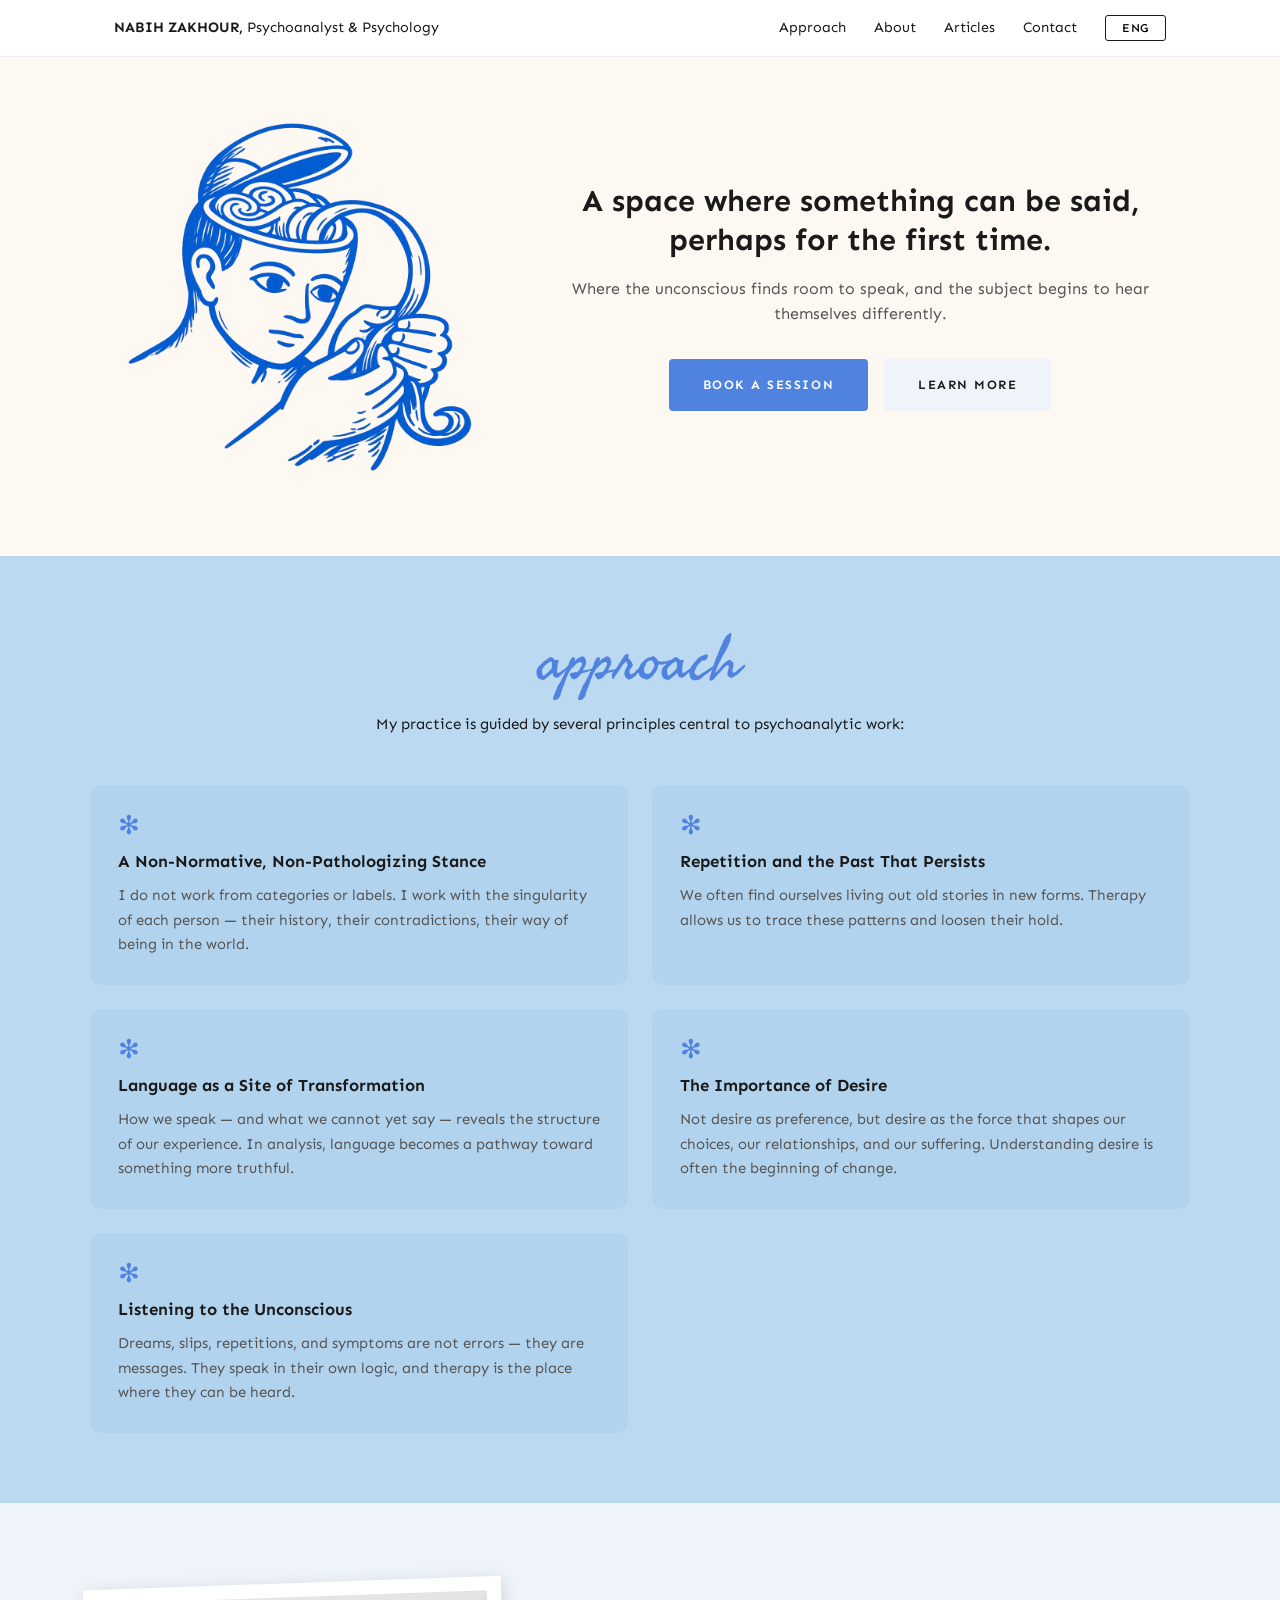
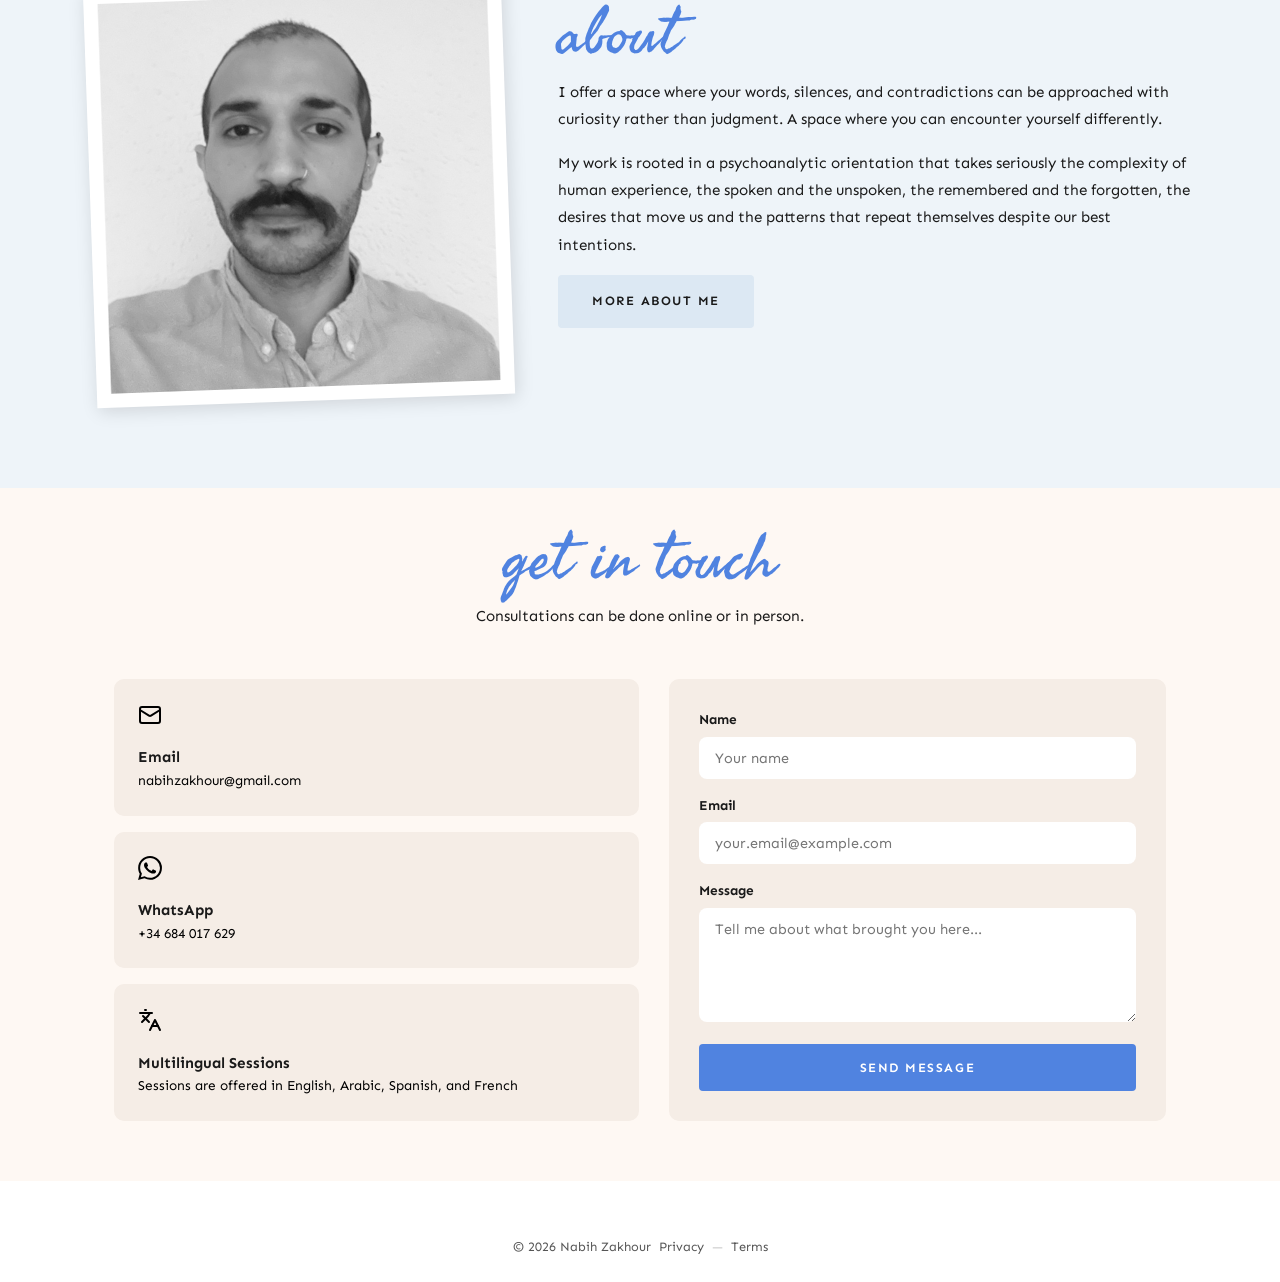
<file: index.html>
<!doctype html>
<html lang="en">
    <head>
        <meta charset="UTF-8" />
        <meta name="viewport" content="width=device-width, initial-scale=1.0" />
        <title>Nabih Zakhour — Psychoanalyst & Psychology</title>
        <meta
            name="description"
            content="A space where something can be said, perhaps for the first time. Psychoanalytic practice by Nabih Zakhour in Barcelona, Spain."
        />
        <link rel="preconnect" href="https://fonts.googleapis.com" />
        <link rel="preconnect" href="https://fonts.gstatic.com" crossorigin />
        <link
            href="https://fonts.googleapis.com/css2?family=Seaweed+Script&family=Sen:wght@400;500;600;700;800&display=swap"
            rel="stylesheet"
        />
        <link rel="icon" type="image/png" sizes="32x32" href="assets/images/favicon-32x32.png" />
        <link rel="apple-touch-icon" sizes="180x180" href="assets/images/apple-touch-icon.png" />
        <link rel="stylesheet" href="css/style.css" />
    </head>
    <body>
        <!-- Header -->
        <header class="header" id="header">
            <div class="header__inner">
                <a href="#" class="header__logo">
                    <span class="header__name">NABIH ZAKHOUR,</span>
                    Psychoanalyst &amp; Psychology
                </a>
                <button
                    class="header__menu-toggle"
                    aria-label="Toggle menu"
                    aria-expanded="false"
                >
                    <span></span><span></span><span></span>
                </button>
                <nav class="header__nav" id="main-nav">
                    <a href="#approach" class="header__nav-link">Approach</a>
                    <a href="about.html" class="header__nav-link">About</a>
                    <a href="articles.html" class="header__nav-link">Articles</a>
                    <a href="#contact" class="header__nav-link">Contact</a>
                    <button class="header__lang-btn">ENG</button>
                </nav>
            </div>
        </header>

        <!-- Hero Section -->
        <section class="hero" id="hero">
            <div class="hero__inner">
                <div class="hero__illustration">
                    <!-- Replace with actual illustration -->
                    <img
                        src="assets/images/hero-illustration.png"
                        alt="Illustration of a person"
                        class="hero__illustration-img"
                    />
                </div>
                <div class="hero__content">
                    <h1 class="hero__title">
                        A space where something can be said, perhaps for the
                        first time.
                    </h1>
                    <p class="hero__subtitle">
                        Where the unconscious finds room to speak, and the
                        subject begins to hear themselves differently.
                    </p>
                    <div class="hero__buttons">
                        <a href="#contact" class="btn btn--primary"
                            >BOOK A SESSION</a
                        >
                        <a href="#approach" class="btn btn--light"
                            >LEARN MORE</a
                        >
                    </div>
                </div>
            </div>
        </section>

        <!-- Approach Section -->
        <section class="approach" id="approach">
            <div class="approach__inner">
                <h2 class="approach__title">approach</h2>

                <p class="approach__intro">
                    My practice is guided by several principles central to
                    psychoanalytic work:
                </p>

                <div class="approach__principles">
                    <div class="approach__principle">
                        <span class="approach__marker">✻</span>
                        <h3>A Non-Normative, Non-Pathologizing Stance</h3>
                        <p>
                            I do not work from categories or labels. I work with
                            the singularity of each person — their history,
                            their contradictions, their way of being in the
                            world.
                        </p>
                    </div>

                    <div class="approach__principle">
                        <span class="approach__marker">✻</span>
                        <h3>Repetition and the Past That Persists</h3>
                        <p>
                            We often find ourselves living out old stories in
                            new forms. Therapy allows us to trace these patterns
                            and loosen their hold.
                        </p>
                    </div>

                    <div class="approach__principle">
                        <span class="approach__marker">✻</span>
                        <h3>Language as a Site of Transformation</h3>
                        <p>
                            How we speak — and what we cannot yet say — reveals
                            the structure of our experience. In analysis,
                            language becomes a pathway toward something more
                            truthful.
                        </p>
                    </div>

                    <div class="approach__principle">
                        <span class="approach__marker">✻</span>
                        <h3>The Importance of Desire</h3>
                        <p>
                            Not desire as preference, but desire as the force
                            that shapes our choices, our relationships, and our
                            suffering. Understanding desire is often the
                            beginning of change.
                        </p>
                    </div>

                    <div class="approach__principle">
                        <span class="approach__marker">✻</span>
                        <h3>Listening to the Unconscious</h3>
                        <p>
                            Dreams, slips, repetitions, and symptoms are not
                            errors — they are messages. They speak in their own
                            logic, and therapy is the place where they can be
                            heard.
                        </p>
                    </div>
                </div>
            </div>
        </section>

        <!-- About Section -->
        <section class="about" id="about">
            <div class="about__inner">
                <div class="about__image-wrapper">
                    <div class="about__photo-frame">
                        <img
                            src="assets/images/portrait.jpg"
                            alt="Nabih Zakhour"
                            class="about__portrait"
                        />
                    </div>
                </div>
                <div class="about__content">
                    <span class="about__label">about</span>
                    <p>
                        I offer a space where your words, silences, and
                        contradictions can be approached with curiosity rather
                        than judgment. A space where you can encounter yourself
                        differently.
                    </p>

                    <p>
                        My work is rooted in a psychoanalytic orientation that
                        takes seriously the complexity of human experience, the
                        spoken and the unspoken, the remembered and the
                        forgotten, the desires that move us and the patterns
                        that repeat themselves despite our best intentions.
                    </p>
                    <a href="about.html" class="btn btn--soft">MORE ABOUT ME</a>
                </div>
            </div>
        </section>

        <!-- Contact Section -->
        <section class="contact contact--about" id="contact">
            <div class="contact__banner">
                <h2 class="contact__title">get in touch</h2>
                <p class="contact__subtitle">
                    Consultations can be done online or in person.
                </p>
            </div>
            <div class="get-in-touch__grid">
                <div class="get-in-touch__info">
                    <div class="get-in-touch__card">
                        <span class="get-in-touch__icon"><svg xmlns="http://www.w3.org/2000/svg" width="24" height="24" viewBox="0 0 24 24" fill="none" stroke="currentColor" stroke-width="2" stroke-linecap="round" stroke-linejoin="round"><rect width="20" height="16" x="2" y="4" rx="2"></rect><path d="m22 7-8.97 5.7a1.94 1.94 0 0 1-2.06 0L2 7"></path></svg></span>
                        <strong>Email</strong>
                        <a href="mailto:nabihzakhour@gmail.com"
                            >nabihzakhour@gmail.com</a
                        >
                    </div>
                    <div class="get-in-touch__card">
                        <span class="get-in-touch__icon"><svg viewBox="0 0 24 24" fill="currentColor" width="24" height="24" xmlns="http://www.w3.org/2000/svg"><path d="M17.472 14.382c-.297-.149-1.758-.867-2.03-.967-.273-.099-.471-.148-.67.15-.197.297-.767.966-.94 1.164-.173.199-.347.223-.644.075-.297-.15-1.255-.463-2.39-1.475-.883-.788-1.48-1.761-1.653-2.059-.173-.297-.018-.458.13-.606.134-.133.298-.347.446-.52.149-.174.198-.298.298-.497.099-.198.05-.371-.025-.52-.075-.149-.669-1.612-.916-2.207-.242-.579-.487-.5-.669-.51-.173-.008-.371-.01-.57-.01-.198 0-.52.074-.792.372-.272.297-1.04 1.016-1.04 2.479 0 1.462 1.065 2.875 1.213 3.074.149.198 2.096 3.2 5.077 4.487.709.306 1.262.489 1.694.625.712.227 1.36.195 1.871.118.571-.085 1.758-.719 2.006-1.413.248-.694.248-1.289.173-1.413-.074-.124-.272-.198-.57-.347m-5.421 7.403h-.004a9.87 9.87 0 01-5.031-1.378l-.361-.214-3.741.982.998-3.648-.235-.374a9.86 9.86 0 01-1.51-5.26c.001-5.45 4.436-9.884 9.888-9.884 2.64 0 5.122 1.03 6.988 2.898a9.825 9.825 0 012.893 6.994c-.003 5.45-4.437 9.884-9.885 9.884m8.413-18.297A11.815 11.815 0 0012.05 0C5.495 0 .16 5.335.157 11.892c0 2.096.547 4.142 1.588 5.945L.057 24l6.305-1.654a11.882 11.882 0 005.683 1.448h.005c6.554 0 11.89-5.335 11.893-11.893a11.821 11.821 0 00-3.48-8.413Z"></path></svg></span>
                        <strong>WhatsApp</strong>
                        <a href="tel:+34566747476">+34 684 017 629</a>
                    </div>
                    <div class="get-in-touch__card">
                        <span class="get-in-touch__icon"><svg xmlns="http://www.w3.org/2000/svg" width="24" height="24" viewBox="0 0 24 24" fill="none" stroke="currentColor" stroke-width="2" stroke-linecap="round" stroke-linejoin="round"><path d="m5 8 6 6"></path><path d="m4 14 6-6 2-3"></path><path d="M2 5h12"></path><path d="M7 2h1"></path><path d="m22 22-5-10-5 10"></path><path d="M14 18h6"></path></svg></span>
                        <strong>Multilingual Sessions</strong>
                        <span
                            >Sessions are offered in English, Arabic, Spanish,
                            and French</span
                        >
                    </div>
                </div>
                <form class="get-in-touch__form" action="https://formspree.io/f/YOUR_FORM_ID" method="POST">
                    <label class="get-in-touch__form-label" for="git-name"
                        >Name</label
                    >
                    <input
                        class="get-in-touch__form-input"
                        type="text"
                        id="git-name"
                        name="name"
                        placeholder="Your name"
                        required
                    />
                    <label class="get-in-touch__form-label" for="git-email"
                        >Email</label
                    >
                    <input
                        class="get-in-touch__form-input"
                        type="email"
                        id="git-email"
                        name="email"
                        placeholder="your.email@example.com"
                        required
                    />
                    <label class="get-in-touch__form-label" for="git-message"
                        >Message</label
                    >
                    <textarea
                        class="get-in-touch__form-textarea"
                        id="git-message"
                        name="message"
                        rows="5"
                        placeholder="Tell me about what brought you here..."
                        required
                    ></textarea>
                    <button class="get-in-touch__form-btn" type="submit">
                        Send Message
                    </button>
                    <p class="get-in-touch__form-status" style="display:none;"></p>
                </form>
            </div>
        </section>

        <!-- Footer -->
        <footer class="footer">
                <div class="footer__bottom">
                    <span>&copy; 2026 Nabih Zakhour</span>
                    <a href="#">Privacy</a>
                    <span class="footer__sep">—</span>
                    <a href="#">Terms</a>
                </div>
            </div>
        </footer>

        <script src="js/main.js"></script>
    </body>
</html>
</file>
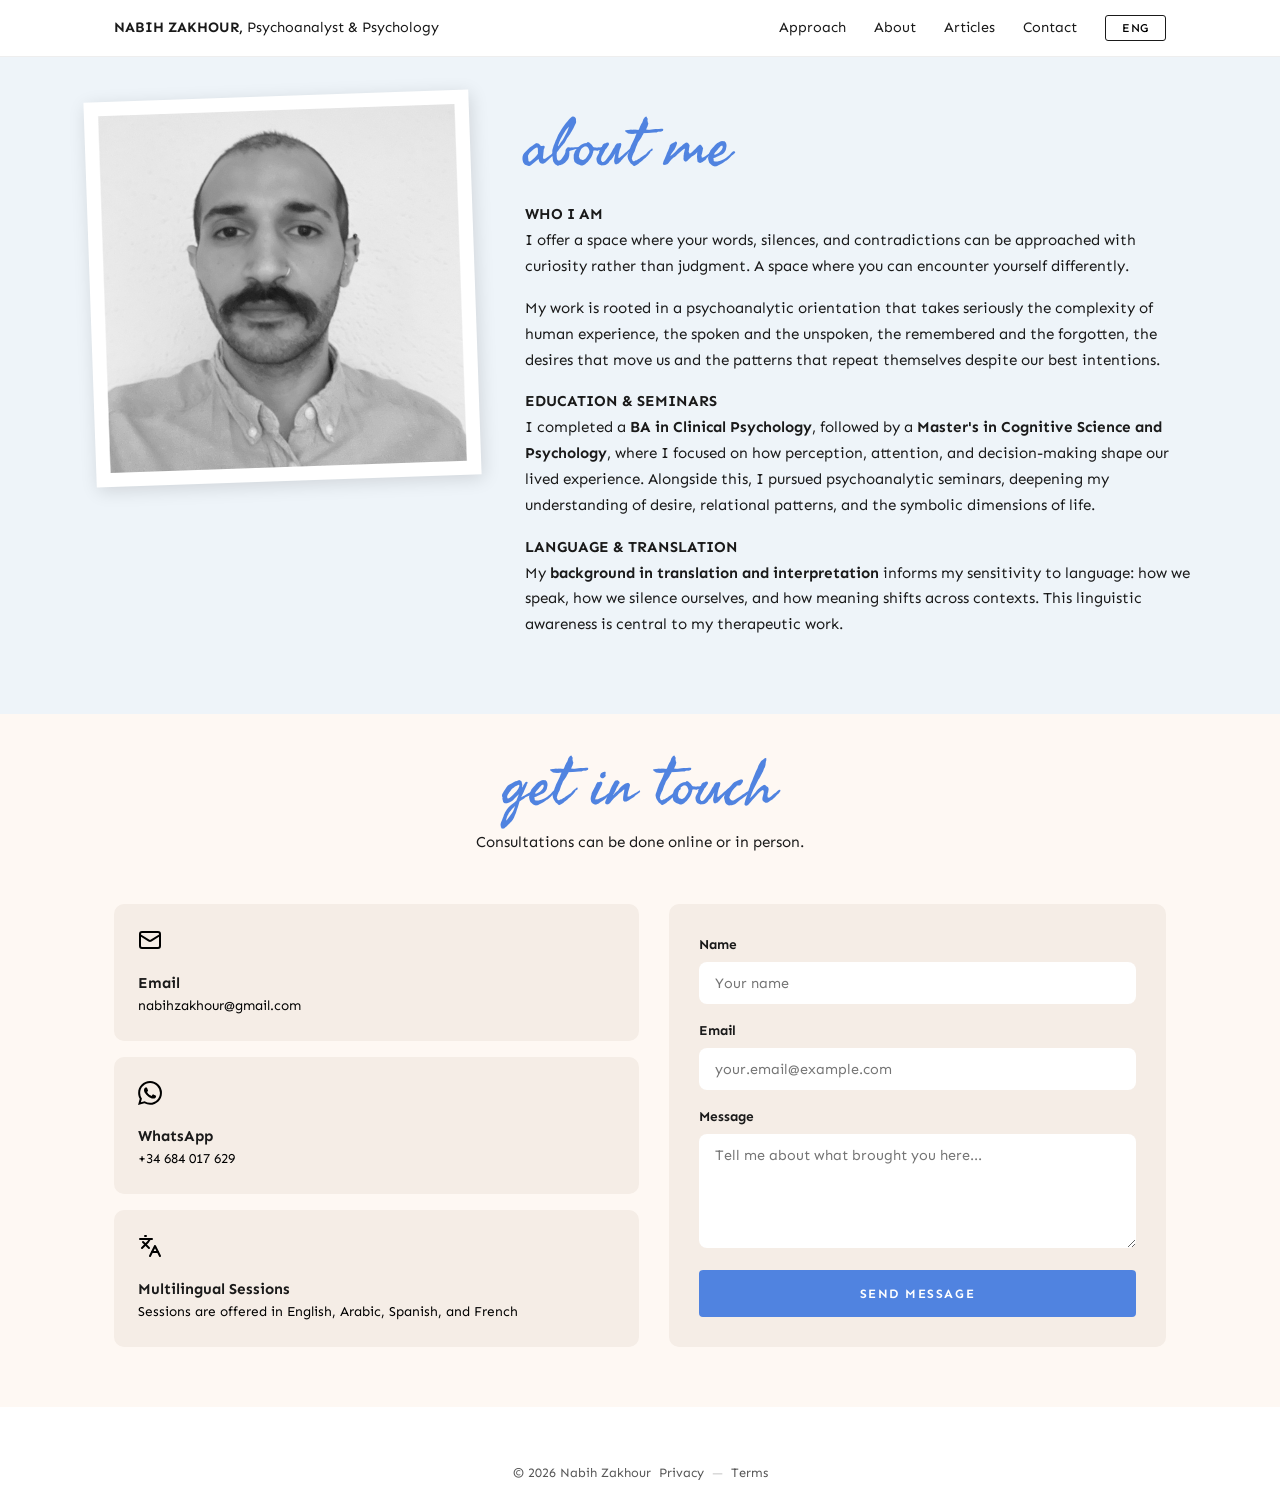
<file: about.html>
<!doctype html>
<html lang="en">
    <head>
        <meta charset="UTF-8" />
        <meta name="viewport" content="width=device-width, initial-scale=1.0" />
        <title>About — Nabih Zakhour</title>
        <meta
            name="description"
            content="Learn more about Nabih Zakhour — Psychoanalyst based in Barcelona, Spain."
        />
        <link rel="preconnect" href="https://fonts.googleapis.com" />
        <link rel="preconnect" href="https://fonts.gstatic.com" crossorigin />
        <link
            href="https://fonts.googleapis.com/css2?family=Seaweed+Script&family=Sen:wght@400;500;600;700;800&display=swap"
            rel="stylesheet"
        />
        <link rel="icon" type="image/png" sizes="32x32" href="assets/images/favicon-32x32.png" />
        <link rel="apple-touch-icon" sizes="180x180" href="assets/images/apple-touch-icon.png" />
        <link rel="stylesheet" href="css/style.css" />
    </head>
    <body>
        <!-- Header -->
        <header class="header" id="header">
            <div class="header__inner">
                <a href="index.html" class="header__logo">
                    <span class="header__name">NABIH ZAKHOUR,</span>
                    Psychoanalyst &amp; Psychology
                </a>
                <button
                    class="header__menu-toggle"
                    aria-label="Toggle menu"
                    aria-expanded="false"
                >
                    <span></span><span></span><span></span>
                </button>
                <nav class="header__nav" id="main-nav">
                    <a href="index.html#approach" class="header__nav-link"
                        >Approach</a
                    >
                    <a href="about.html" class="header__nav-link">About</a>
                    <a href="articles.html" class="header__nav-link"
                        >Articles</a
                    >
                    <a href="index.html#contact" class="header__nav-link"
                        >Contact</a
                    >
                    <button class="header__lang-btn">ENG</button>
                </nav>
            </div>
        </header>

        <!-- About Content -->
        <section class="about-page">
            <div class="about-page__inner">
                <div class="about-page__image-wrapper">
                    <div class="about__photo-frame">
                        <img
                            src="assets/images/portrait.jpg"
                            alt="Nabih Zakhour"
                            class="about__portrait"
                        />
                    </div>
                </div>
                <div class="about-page__content">
                    <h2 class="about-page__title">about me</h2>
                    <p>
                        <strong style="color: #1a1a1a">WHO I AM</strong><br />
                        I offer a space where your words, silences, and
                        contradictions can be approached with curiosity rather
                        than judgment. A space where you can encounter yourself
                        differently.
                    </p>

                    <p>
                        My work is rooted in a psychoanalytic orientation that
                        takes seriously the complexity of human experience, the
                        spoken and the unspoken, the remembered and the
                        forgotten, the desires that move us and the patterns
                        that repeat themselves despite our best intentions.
                    </p>

                    <p>
                        <strong style="color: #1a1a1a">EDUCATION & SEMINARS</strong><br />
                        I completed a
                        <strong>BA in Clinical Psychology</strong>, followed by
                        a
                        <strong
                            >Master's in Cognitive Science and
                            Psychology</strong
                        >, where I focused on how perception, attention, and
                        decision-making shape our lived experience. Alongside
                        this, I pursued psychoanalytic seminars, deepening my
                        understanding of desire, relational patterns, and the
                        symbolic dimensions of life.
                    </p>

                    <p>
                        <strong style="color: #1a1a1a">LANGUAGE & TRANSLATION</strong><br />
                        My
                        <strong
                            >background in translation and
                            interpretation</strong
                        >
                        informs my sensitivity to language: how we speak, how we
                        silence ourselves, and how meaning shifts across
                        contexts. This linguistic awareness is central to my
                        therapeutic work.
                    </p>
                        </div>
                    </div>
                </div>
            </div>
        </section>

        <!-- Get In Touch -->
        <section class="contact contact--about" id="contact">
            <div class="contact__banner">
                <h2 class="contact__title">get in touch</h2>
                    <p class="contact__subtitle">
                        Consultations can be done online or in person.
                    </p>
                </div>
                <div class="get-in-touch__grid">
                    <div class="get-in-touch__info">
                        <div class="get-in-touch__card">
                            <span class="get-in-touch__icon"><svg xmlns="http://www.w3.org/2000/svg" width="24" height="24" viewBox="0 0 24 24" fill="none" stroke="currentColor" stroke-width="2" stroke-linecap="round" stroke-linejoin="round"><rect width="20" height="16" x="2" y="4" rx="2"></rect><path d="m22 7-8.97 5.7a1.94 1.94 0 0 1-2.06 0L2 7"></path></svg></span>
                            <strong>Email</strong>
                            <a href="mailto:nabihzakhour@gmail.com"
                                >nabihzakhour@gmail.com</a
                            >
                        </div>
                        <div class="get-in-touch__card">
                            <span class="get-in-touch__icon"><svg viewBox="0 0 24 24" fill="currentColor" width="24" height="24" xmlns="http://www.w3.org/2000/svg"><path d="M17.472 14.382c-.297-.149-1.758-.867-2.03-.967-.273-.099-.471-.148-.67.15-.197.297-.767.966-.94 1.164-.173.199-.347.223-.644.075-.297-.15-1.255-.463-2.39-1.475-.883-.788-1.48-1.761-1.653-2.059-.173-.297-.018-.458.13-.606.134-.133.298-.347.446-.52.149-.174.198-.298.298-.497.099-.198.05-.371-.025-.52-.075-.149-.669-1.612-.916-2.207-.242-.579-.487-.5-.669-.51-.173-.008-.371-.01-.57-.01-.198 0-.52.074-.792.372-.272.297-1.04 1.016-1.04 2.479 0 1.462 1.065 2.875 1.213 3.074.149.198 2.096 3.2 5.077 4.487.709.306 1.262.489 1.694.625.712.227 1.36.195 1.871.118.571-.085 1.758-.719 2.006-1.413.248-.694.248-1.289.173-1.413-.074-.124-.272-.198-.57-.347m-5.421 7.403h-.004a9.87 9.87 0 01-5.031-1.378l-.361-.214-3.741.982.998-3.648-.235-.374a9.86 9.86 0 01-1.51-5.26c.001-5.45 4.436-9.884 9.888-9.884 2.64 0 5.122 1.03 6.988 2.898a9.825 9.825 0 012.893 6.994c-.003 5.45-4.437 9.884-9.885 9.884m8.413-18.297A11.815 11.815 0 0012.05 0C5.495 0 .16 5.335.157 11.892c0 2.096.547 4.142 1.588 5.945L.057 24l6.305-1.654a11.882 11.882 0 005.683 1.448h.005c6.554 0 11.89-5.335 11.893-11.893a11.821 11.821 0 00-3.48-8.413Z"></path></svg></span>
                            <strong>WhatsApp</strong>
                            <a href="tel:+34566747476">+34 684 017 629</a>
                        </div>
                        <div class="get-in-touch__card">
                            <span class="get-in-touch__icon"><svg xmlns="http://www.w3.org/2000/svg" width="24" height="24" viewBox="0 0 24 24" fill="none" stroke="currentColor" stroke-width="2" stroke-linecap="round" stroke-linejoin="round"><path d="m5 8 6 6"></path><path d="m4 14 6-6 2-3"></path><path d="M2 5h12"></path><path d="M7 2h1"></path><path d="m22 22-5-10-5 10"></path><path d="M14 18h6"></path></svg></span>
                            <strong>Multilingual Sessions</strong>
                            <span
                                >Sessions are offered in English,
                                Arabic, Spanish, and French</span
                            >
                        </div>
                    </div>
                    <form class="get-in-touch__form" action="https://formspree.io/f/YOUR_FORM_ID" method="POST">
                        <label class="get-in-touch__form-label" for="git-name"
                            >Name</label
                        >
                        <input
                            class="get-in-touch__form-input"
                            type="text"
                            id="git-name"
                            name="name"
                            placeholder="Your name"
                            required
                        />
                        <label class="get-in-touch__form-label" for="git-email"
                            >Email</label
                        >
                        <input
                            class="get-in-touch__form-input"
                            type="email"
                            id="git-email"
                            name="email"
                            placeholder="your.email@example.com"
                            required
                        />
                        <label
                            class="get-in-touch__form-label"
                            for="git-message"
                            >Message</label
                        >
                        <textarea
                            class="get-in-touch__form-textarea"
                            id="git-message"
                            name="message"
                            rows="5"
                            placeholder="Tell me about what brought you here..."
                            required
                        ></textarea>
                        <button class="get-in-touch__form-btn" type="submit">
                            Send Message
                        </button>
                        <p class="get-in-touch__form-status" style="display:none;"></p>
                    </form>
                </div>
            </div>
        </section>

        <!-- Footer -->
        <footer class="footer">
                <div class="footer__bottom">
                    <span>&copy; 2026 Nabih Zakhour</span>
                    <a href="#">Privacy</a>
                    <span class="footer__sep">—</span>
                    <a href="#">Terms</a>
                </div>
            </div>
        </footer>

        <script src="js/main.js"></script>
    </body>
</html>
</file>
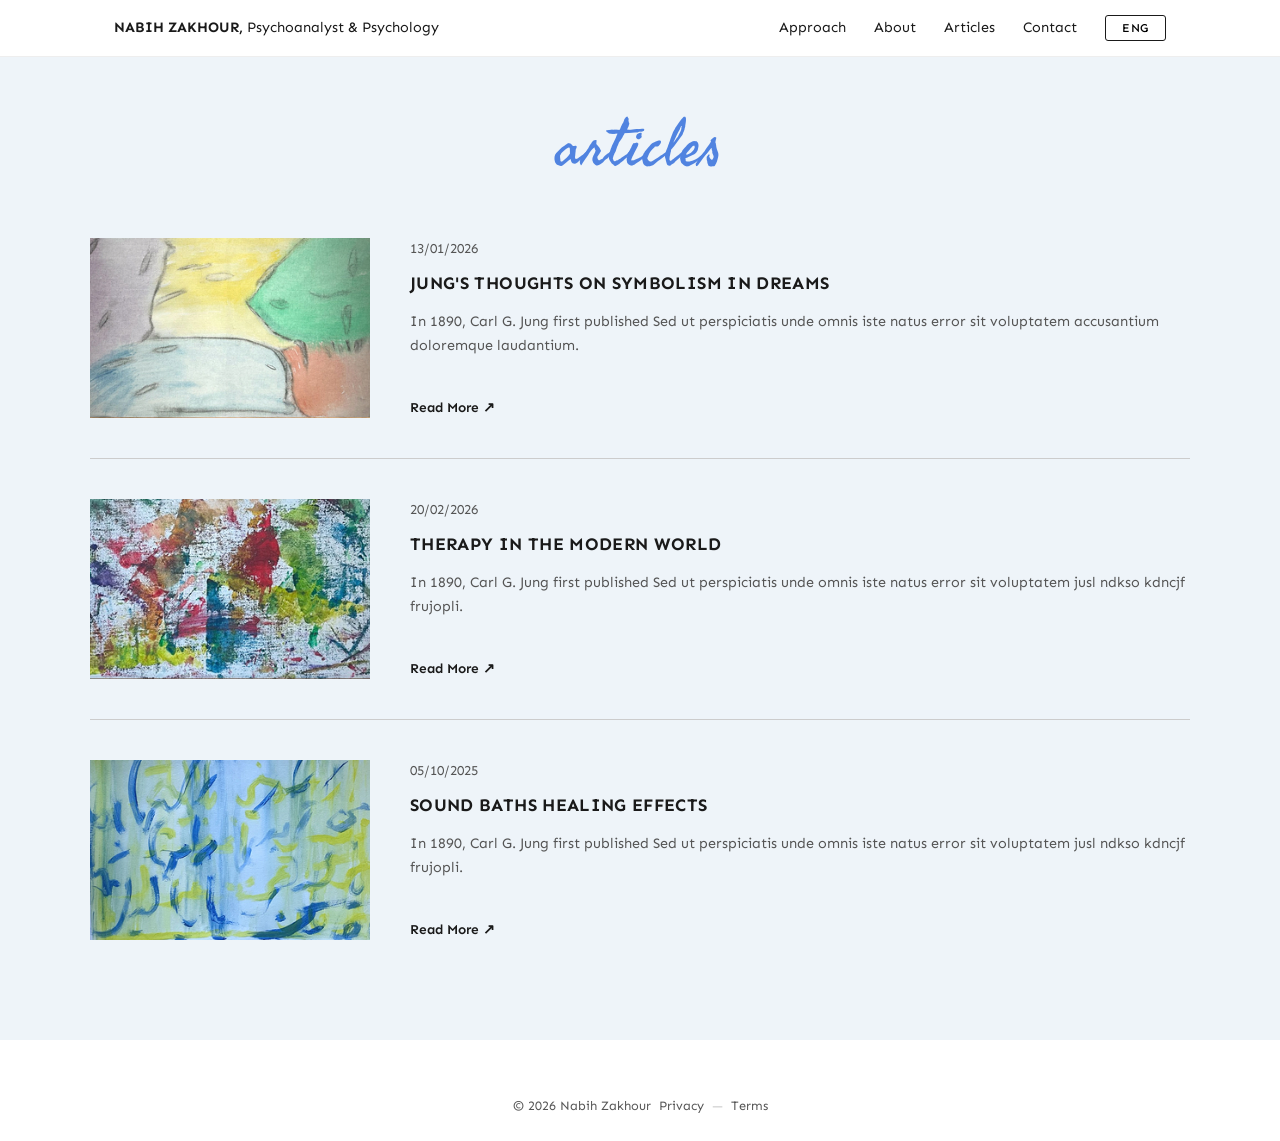
<file: articles.html>
<!doctype html>
<html lang="en">
    <head>
        <meta charset="UTF-8" />
        <meta name="viewport" content="width=device-width, initial-scale=1.0" />
        <title>Articles — Nabih Zakhour</title>
        <meta
            name="description"
            content="Articles and writings by Nabih Zakhour on psychoanalysis, psychology, and the human experience."
        />
        <link rel="preconnect" href="https://fonts.googleapis.com" />
        <link rel="preconnect" href="https://fonts.gstatic.com" crossorigin />
        <link
            href="https://fonts.googleapis.com/css2?family=Seaweed+Script&family=Sen:wght@400;500;600;700;800&display=swap"
            rel="stylesheet"
        />
        <link rel="icon" type="image/png" sizes="32x32" href="assets/images/favicon-32x32.png" />
        <link rel="apple-touch-icon" sizes="180x180" href="assets/images/apple-touch-icon.png" />
        <link rel="stylesheet" href="css/style.css" />
    </head>
    <body>
        <!-- Header -->
        <header class="header" id="header">
            <div class="header__inner">
                <a href="index.html" class="header__logo">
                    <span class="header__name">NABIH ZAKHOUR,</span>
                    Psychoanalyst &amp; Psychology
                </a>
                <button
                    class="header__menu-toggle"
                    aria-label="Toggle menu"
                    aria-expanded="false"
                >
                    <span></span><span></span><span></span>
                </button>
                <nav class="header__nav" id="main-nav">
                    <a href="index.html#approach" class="header__nav-link"
                        >Approach</a
                    >
                    <a href="about.html" class="header__nav-link">About</a>
                    <a href="articles.html" class="header__nav-link">Articles</a>
                    <a href="index.html#contact" class="header__nav-link"
                        >Contact</a
                    >
                    <button class="header__lang-btn">ENG</button>
                </nav>
            </div>
        </header>

        <!-- Articles Section -->
        <section class="articles-page" id="articles">
            <div class="articles-page__inner">
                <h2 class="articles-page__title">articles</h2>
                <div class="articles-page__list">
                    <article class="article-row">
                        <div class="article-row__image">
                            <img
                                src="assets/images/article_1.jpg"
                                alt="Jung's thoughts on symbolism in dreams"
                            />
                        </div>
                        <div class="article-row__content">
                            <span class="article-row__date">13/01/2026</span>
                            <h3 class="article-row__title">
                                JUNG'S THOUGHTS ON SYMBOLISM IN DREAMS
                            </h3>
                            <p class="article-row__excerpt">
                                In 1890, Carl G. Jung first published Sed ut
                                perspiciatis unde omnis iste natus error sit
                                voluptatem accusantium doloremque laudantium.
                            </p>
                            <a href="#" class="article-row__link">Read More ↗</a>
                        </div>
                    </article>

                    <article class="article-row">
                        <div class="article-row__image">
                            <img
                                src="assets/images/article_2.jpg"
                                alt="Therapy in the modern world"
                            />
                        </div>
                        <div class="article-row__content">
                            <span class="article-row__date">20/02/2026</span>
                            <h3 class="article-row__title">
                                THERAPY IN THE MODERN WORLD
                            </h3>
                            <p class="article-row__excerpt">
                                In 1890, Carl G. Jung first published Sed ut
                                perspiciatis unde omnis iste natus error sit
                                voluptatem jusl ndkso kdncjf frujopli.
                            </p>
                            <a href="#" class="article-row__link">Read More ↗</a>
                        </div>
                    </article>

                    <article class="article-row">
                        <div class="article-row__image">
                            <img
                                src="assets/images/article_3.jpg"
                                alt="Sound baths healing effects"
                            />
                        </div>
                        <div class="article-row__content">
                            <span class="article-row__date">05/10/2025</span>
                            <h3 class="article-row__title">
                                SOUND BATHS HEALING EFFECTS
                            </h3>
                            <p class="article-row__excerpt">
                                In 1890, Carl G. Jung first published Sed ut
                                perspiciatis unde omnis iste natus error sit
                                voluptatem jusl ndkso kdncjf frujopli.
                            </p>
                            <a href="#" class="article-row__link">Read More ↗</a>
                        </div>
                    </article>
                </div>
            </div>
        </section>

        <!-- Footer -->
        <footer class="footer">
                <div class="footer__bottom">
                    <span>&copy; 2026 Nabih Zakhour</span>
                    <a href="#">Privacy</a>
                    <span class="footer__sep">—</span>
                    <a href="#">Terms</a>
                </div>
            </div>
        </footer>

        <script src="js/main.js"></script>
    </body>
</html>
</file>
<file: css/style.css>
/* =========================================
   CSS Variables & Reset
   ========================================= */

:root {
    --color-blue: #4a7abf;
    --color-blue-light: #c8daf0;
    --color-blue-bg: #d6e4f5;
    --color-blue-banner: #b8cfec;
    --color-white: #ffffff;
    --color-black: #1a1a1a;
    --color-gray: #555555;
    --color-gray-light: #f5f5f5;
    --color-border: #cccccc;

    --font-serif:
        "Sen", -apple-system, BlinkMacSystemFont, "Segoe UI", sans-serif;
    --font-sans:
        "Sen", -apple-system, BlinkMacSystemFont, "Segoe UI", sans-serif;
    --font-script: "Seaweed Script", cursive;

    --max-width: 1100px;
    --header-height: 56px;
}

*,
*::before,
*::after {
    margin: 0;
    padding: 0;
    box-sizing: border-box;
}

html {
    scroll-behavior: smooth;
    font-size: 16px;
}

body {
    font-family: var(--font-serif);
    color: var(--color-black);
    line-height: 1.6;
    background: var(--color-white);
    -webkit-font-smoothing: antialiased;
}

img {
    max-width: 100%;
    height: auto;
    display: block;
}

a {
    color: inherit;
    text-decoration: none;
}

h2 {
    font-family: var(--font-script);
    color: #5083e0;
    font-size: 250%;
}

/* =========================================
   Buttons
   ========================================= */

.btn {
    display: inline-block;
    font-family: var(--font-sans);
    font-size: 0.8rem;
    font-weight: 600;
    letter-spacing: 0.12em;
    padding: 14px 32px;
    cursor: pointer;
    transition: all 0.3s ease;
    text-align: center;
}

.btn--primary {
    background: #5083e0;
    color: var(--color-white);
    border: 2px solid #5083e0;
    border-radius: 4px;
}

.btn--primary:hover {
    background: #3a6cc5;
    color: var(--color-white);
}

.btn--light {
    background: #eef4f9;
    color: var(--color-black);
    border: 2px solid #eef4f9;
    border-radius: 4px;
}

.btn--light:hover {
    background: #dce8f3;
    border-color: #dce8f3;
}

.btn--soft {
    background: #dce8f3;
    color: var(--color-black);
    border: 2px solid #dce8f3;
    border-radius: 4px;
}

.btn--soft:hover {
    background: #c8daf0;
    border-color: #c8daf0;
}

.btn--small {
    font-size: 0.7rem;
    padding: 10px 22px;
}

.btn--outline {
    background: #5083e0;
    color: var(--color-white);
    border: 2px solid #5083e0;
    border-radius: 4px;
}

.btn--outline:hover {
    background: #3a6cc5;
    color: var(--color-white);
}

.btn--outline-light {
    background: transparent;
    color: var(--color-black);
    border: 2px solid var(--color-black);
    border-radius: 4px;
}

.btn--outline-light:hover {
    background: #5083e0;
    border-color: #5083e0;
    color: var(--color-white);
}

/* Tilted rectangle behind button */
.btn-tilted-wrap {
    position: relative;
    display: inline-block;
}

.btn-tilted-wrap::before {
    content: "";
    position: absolute;
    top: 2px;
    left: -4px;
    right: -4px;
    bottom: 2px;
    border: 1px solid var(--color-black);
    transform: rotate(-2deg);
    pointer-events: none;
    z-index: 2;
}

.btn-tilted-wrap .btn {
    position: relative;
    z-index: 1;
}

/* =========================================
   Header
   ========================================= */

.header {
    position: fixed;
    top: 0;
    left: 0;
    width: 100%;
    background: var(--color-white);
    z-index: 100;
    border-bottom: 1px solid #eee;
}

.header__inner {
    max-width: var(--max-width);
    margin: 0 auto;
    padding: 0 24px;
    height: var(--header-height);
    display: flex;
    align-items: center;
    justify-content: space-between;
}

.header__logo {
    font-family: var(--font-serif);
    font-size: 0.9rem;
    color: var(--color-black);
    white-space: nowrap;
}

.header__name {
    font-weight: 700;
}

.header__nav {
    display: flex;
    align-items: center;
    gap: 28px;
}

.header__nav-link {
    font-family: var(--font-serif);
    font-size: 0.9rem;
    color: var(--color-black);
    transition: color 0.2s;
}

.header__nav-link:hover {
    color: var(--color-blue);
}

.header__lang-btn {
    font-family: var(--font-sans);
    font-size: 0.75rem;
    font-weight: 500;
    letter-spacing: 0.05em;
    padding: 5px 16px;
    border: 1.5px solid var(--color-black);
    border-radius: 3px;
    background: transparent;
    cursor: pointer;
    transition: all 0.2s;
}

.header__lang-btn:hover {
    background: var(--color-black);
    color: var(--color-white);
}

/* Mobile menu toggle */
.header__menu-toggle {
    display: none;
    flex-direction: column;
    gap: 5px;
    background: none;
    border: none;
    cursor: pointer;
    padding: 4px;
}

.header__menu-toggle span {
    display: block;
    width: 24px;
    height: 2px;
    background: var(--color-black);
    transition: all 0.3s;
}

/* =========================================
   Hero Section
   ========================================= */

.hero {
    margin-top: var(--header-height);
    background: #fef8f3;
    padding: 40px 24px 60px;
}

.hero__inner {
    max-width: var(--max-width);
    margin: 0 auto;
    display: flex;
    align-items: center;
    gap: 40px;
}

.hero__illustration {
    flex: 0 0 40%;
    max-width: 400px;
}

.hero__illustration-img {
    width: 100%;
    height: auto;
}

.hero__content {
    flex: 1;
    text-align: center;
}

.hero__title {
    font-family: var(--font-serif);
    font-size: 1.9rem;
    font-weight: 700;
    line-height: 1.3;
    margin-bottom: 16px;
    color: var(--color-black);
}

.hero__subtitle {
    font-family: var(--font-serif);
    font-size: 1rem;
    color: var(--color-gray);
    margin-bottom: 32px;
    line-height: 1.6;
}

.hero__buttons {
    display: flex;
    align-items: center;
    justify-content: center;
    gap: 16px;
    flex-wrap: wrap;
}

/* =========================================
   About Section
   ========================================= */

.about {
    padding: 80px 24px;
    background: #eef4f9;
}

.about__inner {
    max-width: var(--max-width);
    margin: 0 auto;
    display: flex;
    gap: 50px;
    align-items: flex-start;
}

.about__image-wrapper {
    flex: 0 0 38%;
    position: relative;
}

.about__photo-frame {
    display: inline-block;
    padding: 14px 14px 14px 14px;
    background: var(--color-white);
    box-shadow: 2px 4px 18px rgba(0, 0, 0, 0.13);
    transform: rotate(-2deg);
    position: relative;
}

.about__portrait {
    width: 100%;
    height: auto;
    object-fit: cover;
    filter: grayscale(100%);
}

.about__label {
    font-family: var(--font-script);
    font-size: 4rem;
    color: #5083e0;
    line-height: 1;
    display: block;
    margin-bottom: 12px;
}

.about__content {
    flex: 1;
    padding-top: 20px;
}

.about__content p {
    font-size: 0.95rem;
    line-height: 1.8;
    margin-bottom: 16px;
    color: var(--color-black);
}

.about__content strong {
    font-weight: 700;
}

/* =========================================
   Approach Section
   ========================================= */

.approach {
    padding: 70px 24px;
    background: #bcd9f2;
}

.approach__inner {
    max-width: var(--max-width);
    margin: 0 auto;
}

.approach__title {
    font-family: var(--font-script);
    font-size: 4rem;
    font-weight: 400;
    color: #5083e0;
    text-align: center;
    margin-bottom: 16px;
    line-height: 1.1;
}

.approach__intro {
    font-size: 0.95rem;
    margin-bottom: 48px;
    color: var(--color-black);
    text-align: center;
    max-width: 600px;
    margin-left: auto;
    margin-right: auto;
}

.approach__principles {
    display: grid;
    grid-template-columns: repeat(2, 1fr);
    gap: 24px;
}

.approach__principle {
    background: #b2d3ed;
    border-radius: 10px;
    padding: 28px;
    transition: box-shadow 0.3s;
}

.approach__principle:hover {
    box-shadow: 0 4px 16px rgba(0, 0, 0, 0.08);
}

.approach__marker {
    display: block;
    font-size: 1.6rem;
    color: #5083e0;
    margin-bottom: 10px;
    line-height: 1;
}

.approach__principle h3 {
    font-family: var(--font-serif);
    font-size: 1.05rem;
    font-weight: 700;
    margin-bottom: 8px;
    color: var(--color-black);
}

.approach__principle p {
    font-size: 0.93rem;
    line-height: 1.65;
    color: var(--color-gray);
}

/* =========================================
   Articles Section
   ========================================= */

.articles {
    padding: 40px 24px;
    background: #eef4f9;
}

.articles__inner {
    max-width: var(--max-width);
    margin: 0 auto;
}

.articles__title {
    font-family: var(--font-script);
    font-size: 4rem;
    font-weight: 400;
    color: #5083e0;
    text-align: center;
    margin-bottom: 40px;
}

.articles__grid {
    display: grid;
    grid-template-columns: repeat(3, 1fr);
    gap: 24px;
}

.article-card {
    border: 1.5px solid var(--color-border);
    padding: 20px;
    transition: box-shadow 0.3s;
}

.article-card:hover {
    box-shadow: 0 4px 16px rgba(0, 0, 0, 0.08);
}

.article-card__date {
    display: block;
    font-family: var(--font-serif);
    font-size: 0.82rem;
    font-style: italic;
    color: var(--color-gray);
    margin-bottom: 14px;
}

.article-card__image {
    width: 100%;
    aspect-ratio: 4 / 3;
    overflow: hidden;
    margin-bottom: 16px;
    background: var(--color-gray-light);
}

.article-card__image img {
    width: 100%;
    height: 100%;
    object-fit: cover;
}

.article-card__title {
    font-family: var(--font-sans);
    font-size: 0.8rem;
    font-weight: 700;
    letter-spacing: 0.06em;
    text-transform: uppercase;
    margin-bottom: 10px;
    color: var(--color-black);
    line-height: 1.4;
}

.article-card__excerpt {
    font-family: var(--font-serif);
    font-size: 0.85rem;
    line-height: 1.6;
    color: var(--color-gray);
}

/* =========================================
   Articles Page (Horizontal Layout)
   ========================================= */

.articles-page {
    padding: 40px 24px 60px;
    padding-top: calc(var(--header-height) + 40px);
    background: #eef4f9;
}

.articles-page__inner {
    max-width: var(--max-width);
    margin: 0 auto;
}

.articles-page__title {
    font-family: var(--font-script);
    font-size: 4rem;
    font-weight: 400;
    color: #5083e0;
    text-align: center;
    margin-bottom: 40px;
}

.articles-page__list {
    display: flex;
    flex-direction: column;
}

.article-row {
    display: flex;
    gap: 40px;
    padding: 40px 0;
    border-bottom: 1px solid var(--color-border);
}

.article-row:first-child {
    padding-top: 0;
}

.article-row:last-child {
    border-bottom: none;
}

.article-row__image {
    flex: 0 0 280px;
    max-width: 280px;
    overflow: hidden;
}

.article-row__image img {
    width: 100%;
    height: 180px;
    object-fit: cover;
}

.article-row__content {
    flex: 1;
    display: flex;
    flex-direction: column;
}

.article-row__date {
    font-family: var(--font-serif);
    font-size: 0.85rem;
    color: var(--color-gray);
    margin-bottom: 12px;
}

.article-row__title {
    font-family: var(--font-sans);
    font-size: 1.1rem;
    font-weight: 700;
    letter-spacing: 0.02em;
    text-transform: uppercase;
    color: var(--color-black);
    margin-bottom: 14px;
    line-height: 1.3;
}

.article-row__excerpt {
    font-family: var(--font-serif);
    font-size: 0.9rem;
    line-height: 1.7;
    color: var(--color-gray);
    margin-bottom: 16px;
}

.article-row__link {
    font-family: var(--font-sans);
    font-size: 0.85rem;
    font-weight: 600;
    color: var(--color-black);
    text-decoration: none;
    margin-top: auto;
    transition: color 0.2s;
}

.article-row__link:hover {
    color: var(--color-blue);
}

.articles-page__footer-title {
    font-family: var(--font-sans);
    font-size: 0.85rem;
    font-weight: 700;
    letter-spacing: 0.05em;
    text-transform: uppercase;
    color: var(--color-black);
    margin-top: 60px;
    padding-bottom: 20px;
}

/* =========================================
   Contact Section
   ========================================= */

.contact {
    background: #fef8f3;
}

.contact__banner {
    background: #fef8f3;
    padding: 40px 24px 50px;
    text-align: center;
}

.contact__title {
    font-family: var(--font-script);
    font-size: 4rem;
    font-weight: 400;
    color: #5083e0;
    line-height: 1;
}

.contact__inner {
    padding: 0 24px 60px;
    text-align: center;
}

.contact__content {
    max-width: 600px;
    margin: 0 auto;
}

.contact__illustration {
    margin: -20px auto 24px;
    max-width: 180px;
}

.contact__illustration-img {
    width: 100%;
}

.contact__text {
    font-family: var(--font-serif);
    font-size: 0.95rem;
    line-height: 1.7;
    color: var(--color-black);
    margin-bottom: 28px;
}

/* =========================================
   Get In Touch (About page)
   ========================================= */

.contact--about {
    background: #fef8f3;
}

.contact--about .contact__banner {
    background: transparent;
}

.contact--about .contact__title {
    color: #5083e0;
    font-size: 4rem;
    font-style: bold;
}

.contact--about .contact__subtitle {
    font-family: var(--font-serif);
    font-size: 0.95rem;
    color: var(--color-black);
    margin-top: 12px;
}

.get-in-touch__grid {
    display: flex;
    gap: 30px;
    align-items: stretch;
    padding: 0 24px 60px;
    max-width: var(--max-width);
    margin: 0 auto;
}

.get-in-touch__info {
    flex: 1.2;
    display: flex;
    flex-direction: column;
    gap: 16px;
}

.get-in-touch__card {
    background: #f5ede6;
    border-radius: 10px;
    padding: 24px;
    display: flex;
    flex-direction: column;
    flex: 1;
}

.get-in-touch__card strong {
    margin-top: auto;
}

.get-in-touch__icon {
    font-size: 1.6rem;
    margin-bottom: 6px;
    color: black;
}

.get-in-touch__card strong {
    font-family: var(--font-sans);
    font-size: 0.95rem;
    color: var(--color-black);
}

.get-in-touch__card a,
.get-in-touch__card span {
    font-family: var(--font-sans);
    font-size: 0.85rem;
    color: black;
    text-decoration: none;
}

.get-in-touch__card a:hover {
    text-decoration: underline;
}

.get-in-touch__form {
    flex: 1;
    background: #f5ede6;
    border-radius: 10px;
    padding: 30px;
    display: flex;
    flex-direction: column;
    gap: 6px;
}

.get-in-touch__form-label {
    font-family: var(--font-sans);
    font-size: 0.85rem;
    font-weight: 700;
    color: var(--color-black);
    margin-top: 10px;
}

.get-in-touch__form-label:first-child {
    margin-top: 0;
}

.get-in-touch__form-input,
.get-in-touch__form-textarea {
    font-family: var(--font-sans);
    font-size: 0.9rem;
    padding: 12px 16px;
    border: none;
    border-radius: 8px;
    background: var(--color-white);
    color: var(--color-black);
    outline: none;
}

.get-in-touch__form-input:focus,
.get-in-touch__form-textarea:focus {
    box-shadow: 0 0 0 2px var(--color-blue);
}

.get-in-touch__form-textarea {
    resize: vertical;
    flex: 1;
}

.get-in-touch__form-btn {
    font-family: var(--font-sans);
    font-size: 0.8rem;
    font-weight: 600;
    letter-spacing: 0.12em;
    color: var(--color-white);
    background: #5083e0;
    border: 2px solid #5083e0;
    border-radius: 4px;
    padding: 14px 32px;
    margin-top: 16px;
    cursor: pointer;
    transition: all 0.3s ease;
    text-transform: uppercase;
}

.get-in-touch__form-btn:hover {
    background: #3a6cc5;
    color: var(--color-white);
}

.get-in-touch__form-btn:disabled {
    opacity: 0.6;
    cursor: not-allowed;
}

.get-in-touch__form-status {
    margin-top: 12px;
    padding: 10px 14px;
    border-radius: 4px;
    font-size: 0.85rem;
}

.get-in-touch__form-status--success {
    background: #e8f5e9;
    color: #2e7d32;
}

.get-in-touch__form-status--error {
    background: #fce4ec;
    color: #c62828;
}

/* =========================================
   Footer
   ========================================= */

.footer {
    background: var(--color-white);
    padding: 40px 24px 24px;
    text-align: center;
}

.footer__inner {
    max-width: var(--max-width);
    margin: 0 auto;
}

.footer__brand {
    font-family: var(--font-serif);
    font-size: 0.9rem;
    margin-bottom: 14px;
}

.footer__contact {
    display: flex;
    flex-direction: column;
    align-items: center;
    gap: 4px;
    font-family: var(--font-serif);
    font-size: 0.82rem;
    color: var(--color-gray);
    margin-bottom: 24px;
}

.footer__contact a {
    color: var(--color-gray);
    transition: color 0.2s;
}

.footer__contact a:hover {
    color: var(--color-blue);
}

.footer__bottom {
    font-family: var(--font-serif);
    font-size: 0.8rem;
    color: var(--color-gray);
    display: flex;
    justify-content: center;
    align-items: center;
    gap: 8px;
    padding-top: 16px;
}

.footer__bottom a {
    color: var(--color-gray);
    transition: color 0.2s;
}

.footer__bottom a:hover {
    color: var(--color-blue);
}

.footer__sep {
    color: var(--color-border);
}

/* =========================================
   About Page
   ========================================= */

.about-page-hero {
    margin-top: var(--header-height);
    background: #eef4f9;
    padding: 60px 24px;
    text-align: center;
}

.about-page-hero__inner {
    max-width: var(--max-width);
    margin: 0 auto;
}

.about-page-hero__title {
    font-family: var(--font-script);
    font-size: 4rem;
    color: #5083e0;
    margin-bottom: 4px;
}

.about-page {
    padding: 60px 24px;
    padding-top: calc(var(--header-height) + 40px);
    background: #eef4f9;
}

.about-page__inner {
    max-width: var(--max-width);
    margin: 0 auto;
    display: flex;
    flex-wrap: wrap;
    gap: 50px;
    align-items: flex-start;
}

.about-page__title {
    font-family: var(--font-script);
    font-size: 4rem;
    font-weight: 400;
    color: #5083e0;
    margin-bottom: 0;
}

.about-page__image-wrapper {
    flex: 0 0 35%;
    position: sticky;
    top: calc(var(--header-height) + 24px);
}

.about-page__content {
    flex: 1;
}

.about-page__content h2 {
    font-family: var(--font-sans);
    font-weight: 700;
    margin-bottom: 4px;
    color: var(--color-black);
}

.about-page__content .about-page__title {
    font-family: var(--font-script);
    font-size: 4rem;
    font-weight: 400;
    color: #5083e0;
}

.about-page__content h3:first-child {
    margin-top: 0;
}

.about-page__content p > strong:first-child {
    color: #5083e0;
}

.about-page__content p {
    font-size: 0.95rem;
    line-height: 1.7;
    margin-bottom: 16px;
    color: var(--color-black);
}

.about-page__cta {
    margin-top: 40px;
    text-align: center;
}

/* =========================================
   Responsive Design
   ========================================= */

@media (max-width: 900px) {
    .hero__inner {
        flex-direction: column;
        text-align: center;
    }

    .hero__illustration {
        flex: none;
        max-width: 280px;
        margin: 0 auto;
    }

    .hero__title {
        font-size: 1.6rem;
    }

    .about__inner {
        flex-direction: column;
    }

    .about__image-wrapper {
        flex: none;
        max-width: 350px;
        margin: 0 auto;
    }

    .about__label {
        font-size: 4rem;
    }

    .about-page__inner {
        flex-direction: column;
    }

    .about-page__image-wrapper {
        flex: none;
        max-width: 350px;
        margin: 0 auto;
        position: static;
    }

    .articles__grid {
        grid-template-columns: repeat(2, 1fr);
    }

    .article-row {
        gap: 30px;
    }

    .article-row__image {
        flex: 0 0 220px;
        max-width: 220px;
    }

    .article-row__image img {
        height: 150px;
    }

    .approach__principles {
        grid-template-columns: 1fr;
    }

    .approach__title,
    .contact__title {
        font-size: 3.5rem;
    }

    .get-in-touch__grid {
        flex-direction: column;
    }
}

@media (max-width: 640px) {
    .header__nav {
        display: none;
        position: absolute;
        top: var(--header-height);
        left: 0;
        width: 100%;
        background: var(--color-white);
        flex-direction: column;
        padding: 20px 24px;
        gap: 16px;
        border-bottom: 1px solid #eee;
        box-shadow: 0 4px 12px rgba(0, 0, 0, 0.06);
    }

    .header__nav.is-open {
        display: flex;
    }

    .header__menu-toggle {
        display: flex;
    }

    .header__menu-toggle.is-open span:nth-child(1) {
        transform: rotate(45deg) translate(5px, 5px);
    }

    .header__menu-toggle.is-open span:nth-child(2) {
        opacity: 0;
    }

    .header__menu-toggle.is-open span:nth-child(3) {
        transform: rotate(-45deg) translate(5px, -5px);
    }

    .hero {
        padding: 30px 20px 40px;
    }

    .hero__title {
        font-size: 1.4rem;
    }

    .about {
        padding: 50px 20px;
    }

    .about__label {
        font-size: 3.5rem;
    }

    .approach {
        padding: 50px 20px;
    }

    .approach__title,
    .contact__title {
        font-size: 2.8rem;
    }

    .articles__grid {
        grid-template-columns: 1fr;
    }

    .articles {
        padding: 50px 20px;
    }

    .article-row {
        flex-direction: column;
        gap: 20px;
    }

    .article-row__image {
        flex: none;
        max-width: 100%;
    }

    .article-row__image img {
        height: 200px;
        width: 100%;
    }

    .articles-page {
        padding: 30px 20px 50px;
        padding-top: calc(var(--header-height) + 30px);
    }

    .articles-page__footer-title {
        margin-top: 40px;
    }
}
</file>
